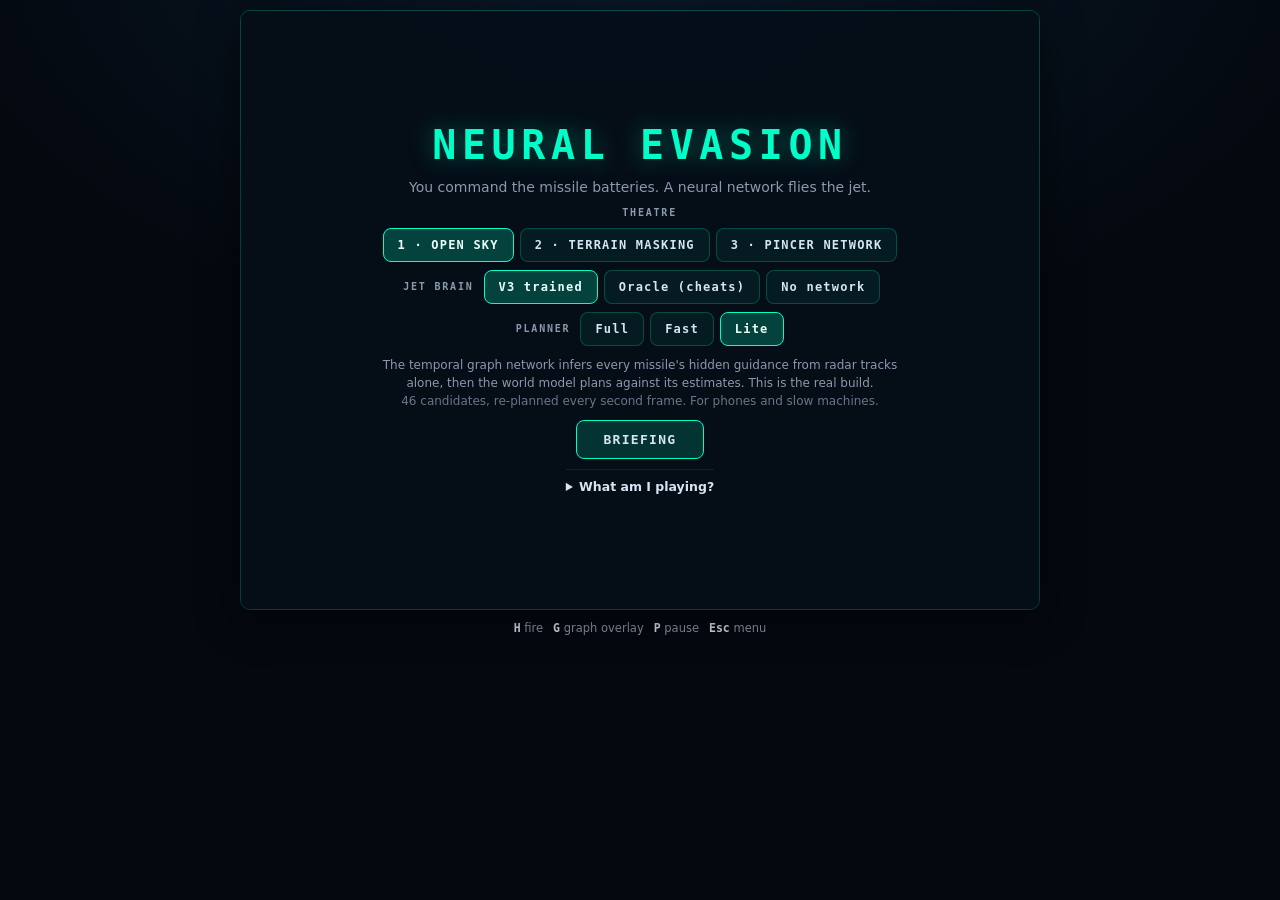
<file: web/index.html>
<!doctype html>
<html lang="en">
<head>
<meta charset="utf-8">
<meta name="viewport" content="width=device-width, initial-scale=1, maximum-scale=1, user-scalable=no">
<title>Neural Evasion — you fire, the network dodges</title>
<meta name="description" content="Launch missiles at a jet flown by a temporal graph neural network and a graph world model. You are the missile battery; the AI has to survive.">
<meta property="og:title" content="Neural Evasion">
<meta property="og:description" content="You command the missiles. A temporal graph network flies the jet and tries to survive.">
<link rel="icon" href="data:image/svg+xml,%3Csvg xmlns='http://www.w3.org/2000/svg' viewBox='0 0 32 32'%3E%3Ctext y='26' font-size='26'%3E%E2%9C%88%EF%B8%8F%3C/text%3E%3C/svg%3E">
<link rel="stylesheet" href="style.css">
</head>
<body>
<div id="app">
  <div id="stage">
    <canvas id="game" width="800" height="600"></canvas>

    <!-- title -->
    <section class="panel show" id="menu">
      <h1>NEURAL EVASION</h1>
      <p class="tag">You command the missile batteries. A neural network flies the jet.</p>
      <div class="rows">
        <div class="row">
          <span class="lbl">THEATRE</span>
          <div class="opts" id="levelOpts"></div>
        </div>
        <div class="row">
          <span class="lbl">JET BRAIN</span>
          <div class="opts" id="pilotOpts"></div>
        </div>
        <div class="row">
          <span class="lbl">PLANNER</span>
          <div class="opts" id="qualityOpts"></div>
        </div>
      </div>
      <p class="brainNote" id="brainNote"></p>
      <button class="primary" id="startBtn" disabled>LOADING BRAIN…</button>
      <details class="about">
        <summary>What am I playing?</summary>
        <p>The jet is flown by the <b>v3</b> build of a research project: a dynamic scene
        graph of everything in the air, a <b>temporal graph neural network</b> (117k parameters)
        that infers each missile&rsquo;s hidden guidance from radar tracks alone, and a
        <b>graph world model</b> that rolls 58 candidate manoeuvres 72 frames into the future
        every frame and flies the cheapest one.</p>
        <p>Your missiles fly in four styles — straight pursuit, flanking, weaving and
        erratic darts — and seeker missiles steer around terrain. The jet starts each life
        with <b>no flares</b> and earns one volley per cluster you launch, so dumping clusters
        arms its countermeasures.</p>
        <p>The jet shoots back every 4 seconds. Lose every battery and you lose.</p>
      </details>
    </section>

    <!-- briefing -->
    <section class="panel" id="briefing">
      <h2 id="brName">LEVEL</h2>
      <p class="tag" id="brTag"></p>
      <div class="brGrid">
        <div class="card">
          <h3>LAUNCH KEYS</h3>
          <ul id="brKeys"></ul>
        </div>
        <div class="card">
          <h3>MISSILE STYLES</h3>
          <ul>
            <li><b>Pursuit</b> — straight at the jet</li>
            <li><b>Flanker</b> — closes from one side, 24–42&deg; off</li>
            <li><b>Weaver</b> — swings its aim across the line</li>
            <li><b>Erratic</b> — darts to a new side every 10–26 frames</li>
          </ul>
        </div>
        <div class="card">
          <h3>FLARE MAGAZINE</h3>
          <ul>
            <li>The jet starts with <b>zero</b> flares</li>
            <li>Every <b>cluster</b> you launch gives it one volley</li>
            <li>One volley costs one charge, however many flares</li>
          </ul>
        </div>
        <div class="card" id="brLevelCard">
          <h3>THIS THEATRE</h3>
          <ul id="brBlurb"></ul>
        </div>
      </div>
      <div class="btnRow">
        <button class="ghost" id="brBack">BACK</button>
        <button class="primary" id="brGo">ENGAGE</button>
      </div>
    </section>

    <!-- game over -->
    <section class="panel" id="over">
      <h2 id="ovTitle">—</h2>
      <p class="tag" id="ovSub"></p>
      <div class="statGrid" id="ovStats"></div>
      <div class="btnRow">
        <button class="primary" id="ovRetry">AGAIN</button>
        <button class="ghost" id="ovNext">NEXT THEATRE</button>
        <button class="ghost" id="ovMenu">MENU</button>
      </div>
    </section>

    <div id="paused" class="badge">PAUSED — press P</div>
  </div>

  <div id="controls">
    <div id="touch"></div>
    <div id="hints">
      <span><b id="keyHints">H</b> fire</span>
      <span><b>G</b> graph overlay</span>
      <span><b>P</b> pause</span>
      <span><b>Esc</b> menu</span>
    </div>
  </div>
  <footer>
    <span id="ticker"></span>
  </footer>
</div>
<script type="module" src="js/main.js"></script>
</body>
</html>
</file>
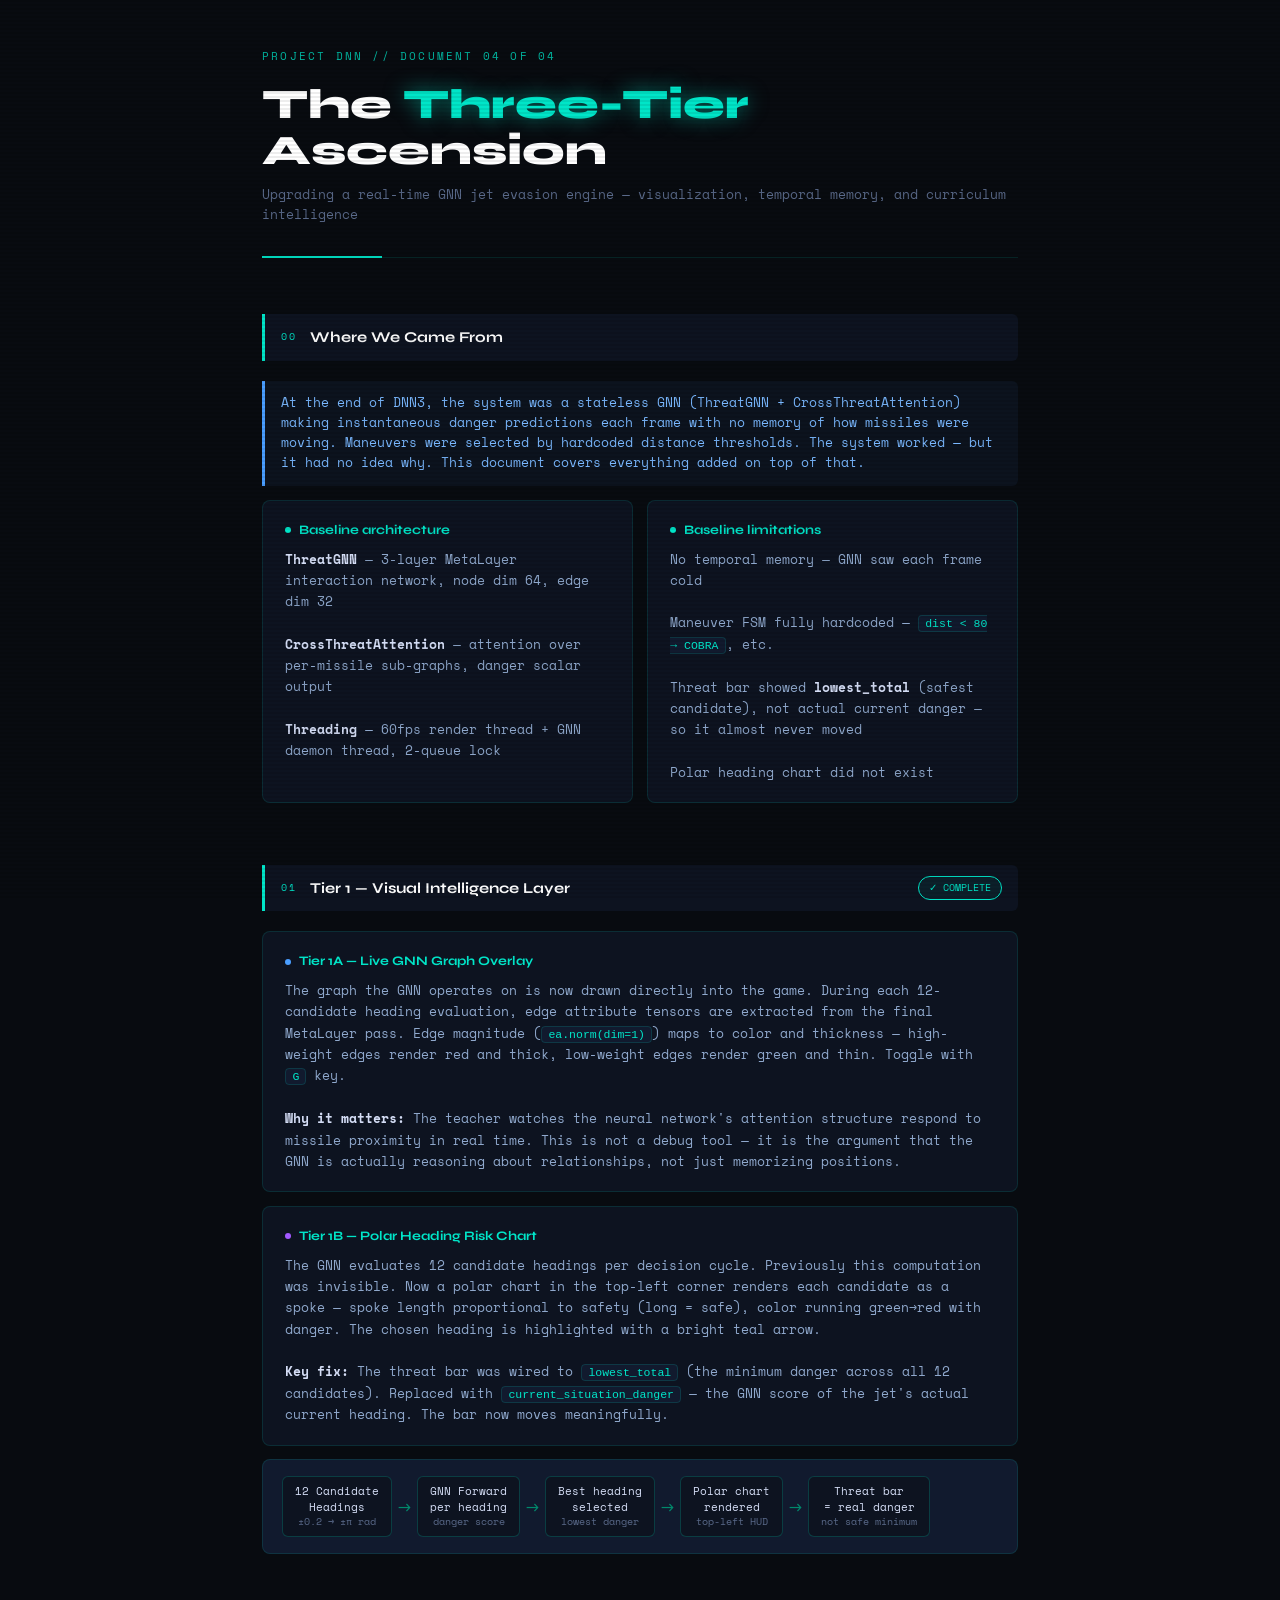
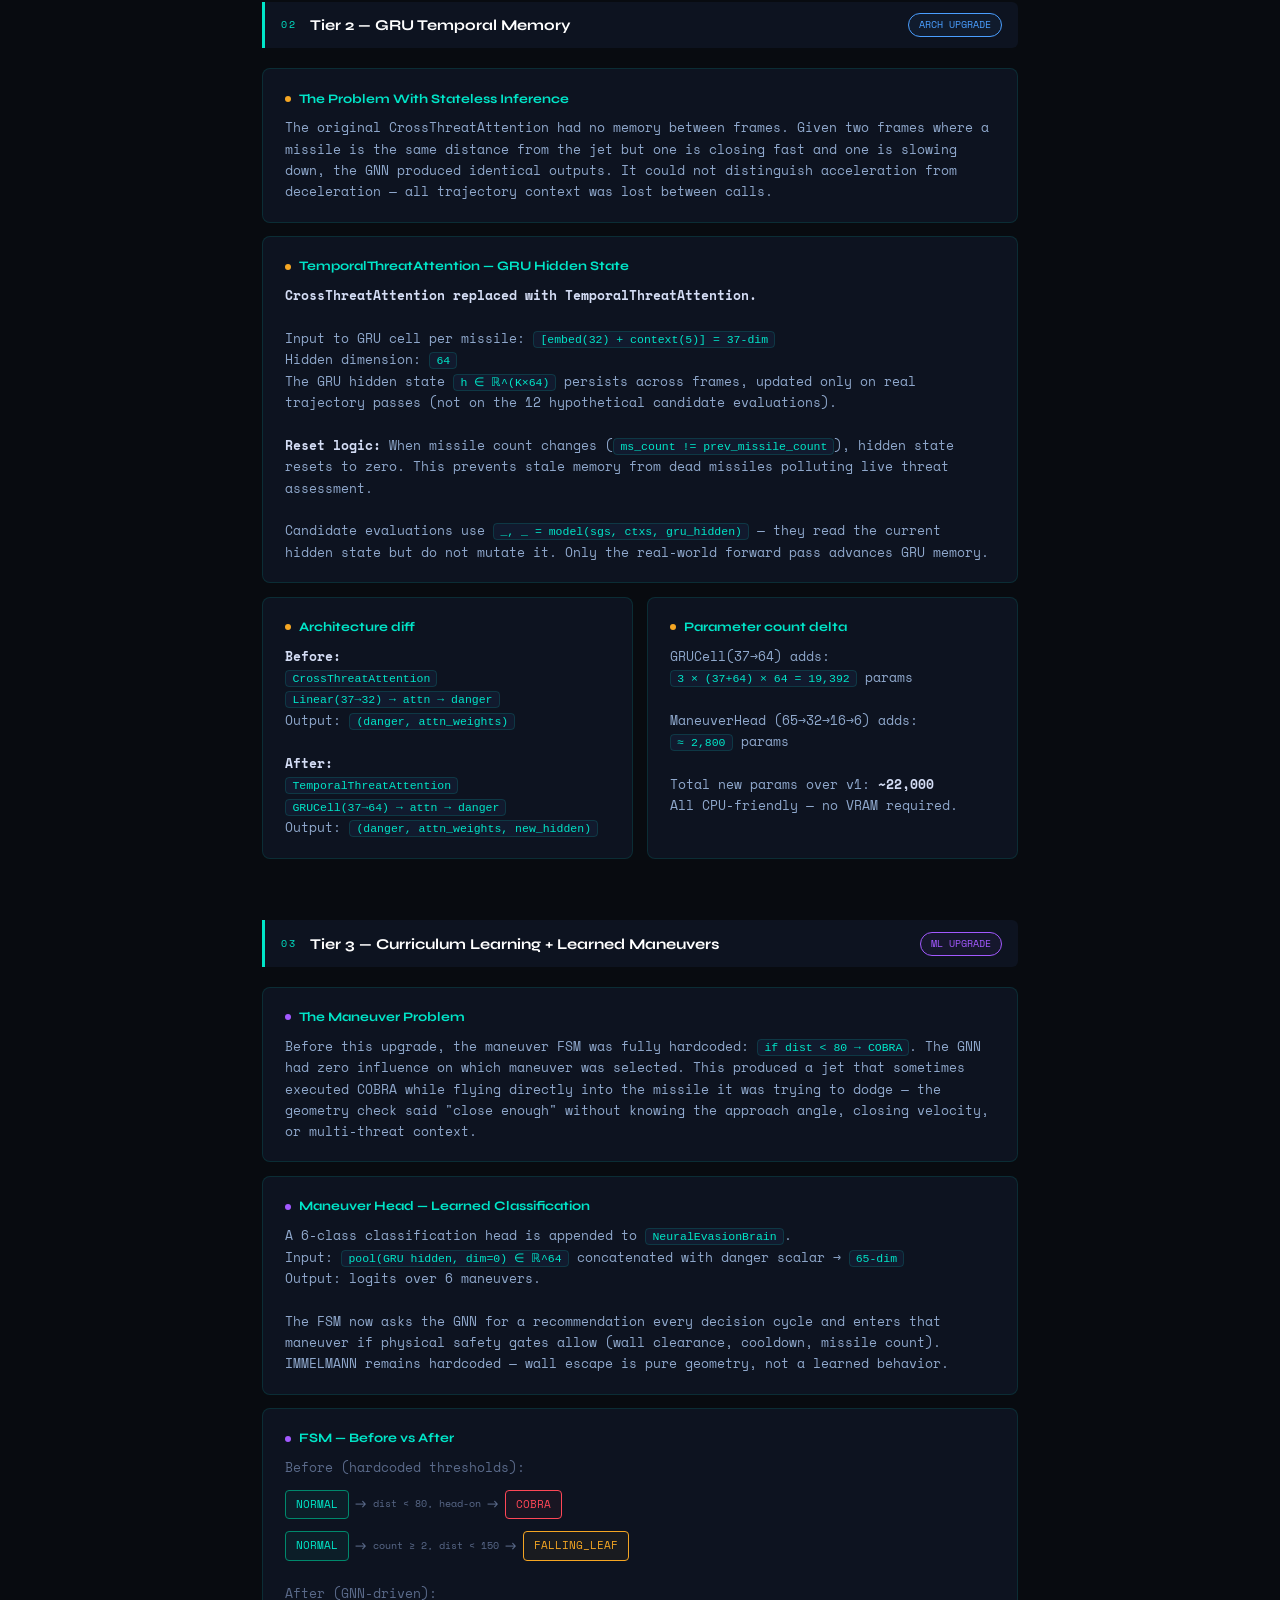
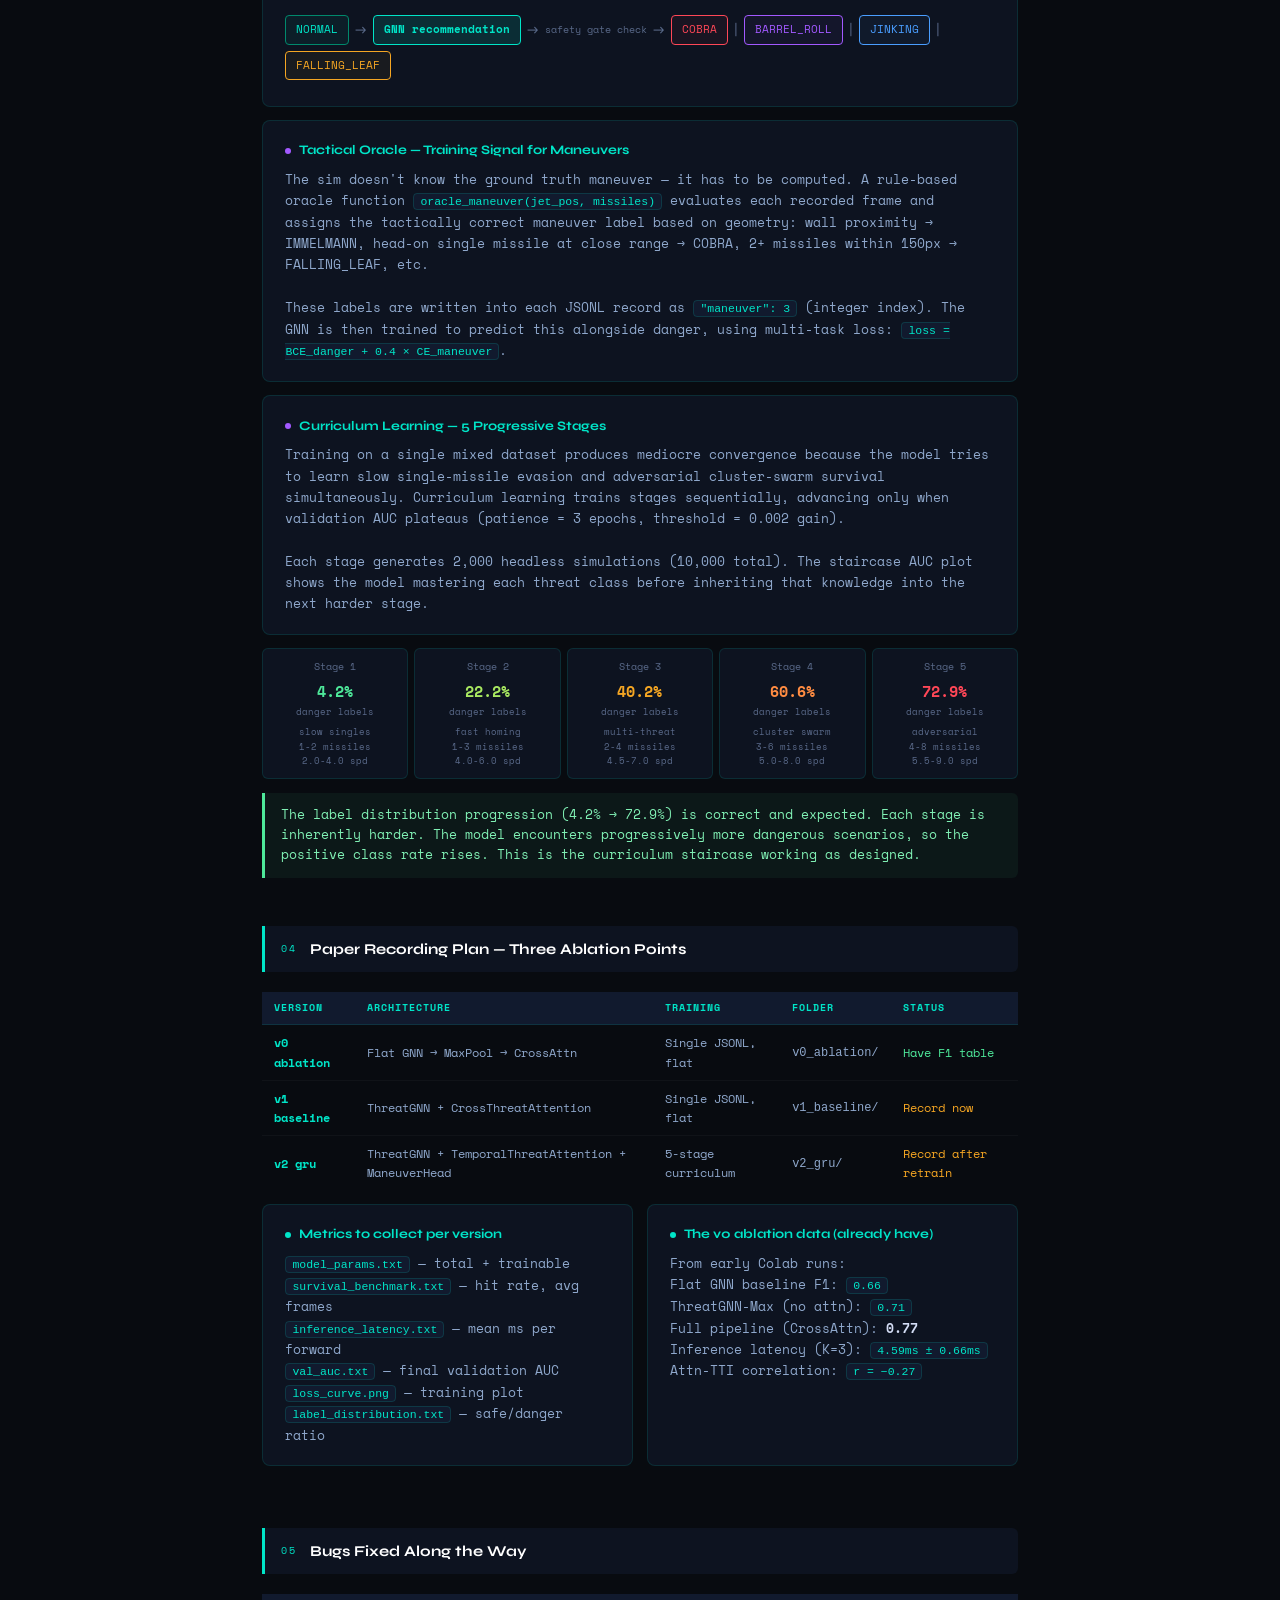
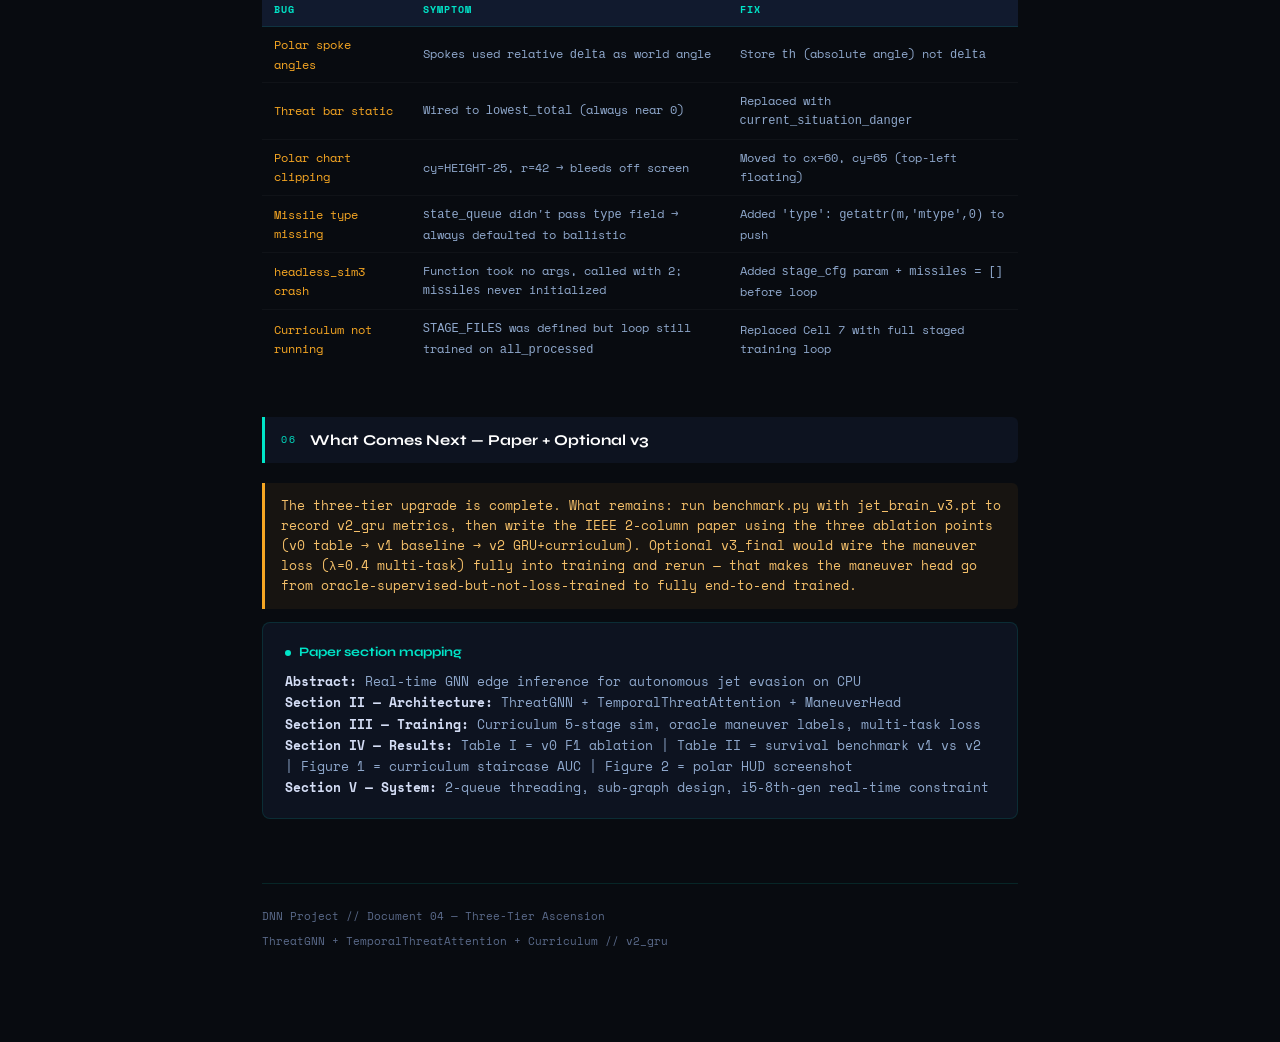
<file: timeline/dnn4.html>
<!DOCTYPE html>
<html lang="en">
<head>
<meta charset="UTF-8">
<meta name="viewport" content="width=device-width, initial-scale=1.0">
<title>DNN4 — The Three-Tier Ascension</title>
<style>
  @import url('https://fonts.googleapis.com/css2?family=Space+Mono:ital,wght@0,400;0,700;1,400&family=Syne:wght@400;600;700;800&display=swap');

  :root {
    --bg:        #080b10;
    --bg2:       #0d1320;
    --bg3:       #111a2e;
    --cyan:      #00e5c8;
    --cyan-dim:  #00896c;
    --amber:     #f5a623;
    --red:       #ff4757;
    --blue:      #4a9eff;
    --purple:    #a259ff;
    --text:      #d4ddf5;
    --muted:     #5a6a8a;
    --border:    rgba(0,229,200,0.12);
    --mono:      'Space Mono', monospace;
    --sans:      'Syne', sans-serif;
  }

  * { box-sizing: border-box; margin: 0; padding: 0; }

  body {
    background: var(--bg);
    color: var(--text);
    font-family: var(--sans);
    line-height: 1.6;
    overflow-x: hidden;
  }

  /* scanline overlay */
  body::before {
    content: '';
    position: fixed;
    inset: 0;
    background: repeating-linear-gradient(
      0deg,
      transparent,
      transparent 2px,
      rgba(0,0,0,0.07) 2px,
      rgba(0,0,0,0.07) 4px
    );
    pointer-events: none;
    z-index: 999;
  }

  .wrap { max-width: 820px; margin: 0 auto; padding: 3rem 2rem 6rem; }

  /* ── HEADER ─────────────────────────────────── */
  .masthead {
    border-bottom: 1px solid var(--border);
    margin-bottom: 3.5rem;
    padding-bottom: 2rem;
    position: relative;
  }
  .masthead::after {
    content: '';
    position: absolute;
    bottom: -1px; left: 0;
    width: 120px; height: 2px;
    background: var(--cyan);
  }
  .series-tag {
    font-family: var(--mono);
    font-size: 11px;
    color: var(--cyan);
    letter-spacing: 0.2em;
    text-transform: uppercase;
    margin-bottom: 1rem;
    opacity: 0.8;
  }
  h1 {
    font-family: var(--sans);
    font-size: clamp(28px, 5vw, 42px);
    font-weight: 800;
    color: #fff;
    line-height: 1.1;
    margin-bottom: 0.6rem;
  }
  h1 span { color: var(--cyan); }
  .subtitle {
    font-family: var(--mono);
    font-size: 13px;
    color: var(--muted);
  }

  /* ── SECTION ─────────────────────────────────── */
  .section { margin-bottom: 3rem; }

  .sec-head {
    display: flex;
    align-items: center;
    gap: 14px;
    margin-bottom: 1.25rem;
    padding: 0.7rem 1rem;
    background: var(--bg2);
    border-left: 3px solid var(--cyan);
    border-radius: 0 6px 6px 0;
  }
  .sec-num {
    font-family: var(--mono);
    font-size: 10px;
    color: var(--cyan);
    letter-spacing: 0.15em;
    text-transform: uppercase;
    flex-shrink: 0;
  }
  .sec-title {
    font-size: 15px;
    font-weight: 700;
    color: #fff;
  }
  .sec-badge {
    margin-left: auto;
    font-family: var(--mono);
    font-size: 10px;
    padding: 3px 10px;
    border-radius: 20px;
    border: 1px solid;
    flex-shrink: 0;
  }
  .badge-done  { border-color: var(--cyan);   color: var(--cyan);   background: rgba(0,229,200,0.06); }
  .badge-deep  { border-color: var(--blue);   color: var(--blue);   background: rgba(74,158,255,0.06); }
  .badge-ml    { border-color: var(--purple); color: var(--purple); background: rgba(162,89,255,0.06); }

  /* ── CARD ────────────────────────────────────── */
  .card {
    background: var(--bg2);
    border: 1px solid var(--border);
    border-radius: 8px;
    padding: 1.2rem 1.4rem;
    margin-bottom: 0.85rem;
  }
  .card-title {
    font-size: 13px;
    font-weight: 700;
    color: var(--cyan);
    margin-bottom: 0.5rem;
    display: flex;
    align-items: center;
    gap: 8px;
  }
  .card-title .dot {
    width: 6px; height: 6px;
    border-radius: 50%;
    background: var(--cyan);
    flex-shrink: 0;
  }
  .card-body {
    font-family: var(--mono);
    font-size: 12.5px;
    color: #8fa8cc;
    line-height: 1.7;
  }
  .card-body strong { color: var(--text); }
  .card-body code {
    background: var(--bg3);
    color: var(--cyan);
    padding: 1px 6px;
    border-radius: 4px;
    font-size: 11.5px;
    border: 1px solid rgba(0,229,200,0.15);
  }

  .grid2 { display: grid; grid-template-columns: 1fr 1fr; gap: 0.85rem; }
  @media (max-width: 580px) { .grid2 { grid-template-columns: 1fr; } }

  /* ── PIPELINE ────────────────────────────────── */
  .pipeline {
    display: flex;
    align-items: center;
    gap: 6px;
    flex-wrap: wrap;
    padding: 1rem 1.2rem;
    background: var(--bg3);
    border: 1px solid var(--border);
    border-radius: 8px;
    margin-bottom: 0.85rem;
  }
  .pipe-box {
    font-family: var(--mono);
    font-size: 11px;
    padding: 7px 12px;
    background: var(--bg2);
    border: 1px solid rgba(0,229,200,0.2);
    border-radius: 6px;
    color: var(--text);
    text-align: center;
    line-height: 1.4;
  }
  .pipe-box .sub { font-size: 10px; color: var(--muted); }
  .pipe-arr { color: var(--cyan-dim); font-size: 16px; }

  /* ── DATA TABLE ──────────────────────────────── */
  .data-table {
    width: 100%;
    border-collapse: collapse;
    font-family: var(--mono);
    font-size: 12px;
    margin-bottom: 0.85rem;
  }
  .data-table th {
    background: var(--bg3);
    color: var(--cyan);
    padding: 8px 12px;
    text-align: left;
    font-size: 10px;
    letter-spacing: 0.1em;
    text-transform: uppercase;
    border-bottom: 1px solid var(--border);
  }
  .data-table td {
    padding: 8px 12px;
    color: #8fa8cc;
    border-bottom: 1px solid rgba(255,255,255,0.03);
  }
  .data-table tr:last-child td { border-bottom: none; }
  .data-table .hi { color: var(--cyan); font-weight: 700; }
  .data-table .warn { color: var(--amber); }
  .data-table .ok { color: #4ee89a; }

  /* ── NOTICE ──────────────────────────────────── */
  .notice {
    border-left: 3px solid;
    padding: 0.8rem 1rem;
    border-radius: 0 6px 6px 0;
    margin-bottom: 0.85rem;
    font-family: var(--mono);
    font-size: 12.5px;
    line-height: 1.6;
  }
  .notice-info   { border-color: var(--blue);  background: rgba(74,158,255,0.06); color: #7ab8ff; }
  .notice-amber  { border-color: var(--amber); background: rgba(245,166,35,0.06); color: #f5c06a; }
  .notice-ok     { border-color: #4ee89a;      background: rgba(78,232,154,0.06); color: #80f0b4; }

  /* ── STAGE STRIP ─────────────────────────────── */
  .stage-strip {
    display: grid;
    grid-template-columns: repeat(5, 1fr);
    gap: 6px;
    margin-bottom: 0.85rem;
  }
  .stage-cell {
    background: var(--bg2);
    border: 1px solid var(--border);
    border-radius: 6px;
    padding: 0.6rem 0.5rem;
    text-align: center;
  }
  .stage-cell .s-name { font-size: 10px; color: var(--muted); font-family: var(--mono); margin-bottom: 4px; }
  .stage-cell .s-pct  { font-size: 15px; font-weight: 700; font-family: var(--mono); }
  .stage-cell .s-lbl  { font-size: 9px;  color: var(--muted); font-family: var(--mono); margin-top: 2px; }
  .c1 { color: #4ee89a; }
  .c2 { color: #a8e860; }
  .c3 { color: var(--amber); }
  .c4 { color: #ff8c42; }
  .c5 { color: var(--red); }

  /* ── FSM diagram ─────────────────────────────── */
  .fsm-row {
    display: flex;
    align-items: center;
    gap: 6px;
    margin-bottom: 6px;
    flex-wrap: wrap;
  }
  .fsm-node {
    font-family: var(--mono);
    font-size: 11px;
    padding: 5px 10px;
    border-radius: 4px;
    border: 1px solid;
  }
  .fsm-normal  { border-color: var(--cyan-dim);  color: var(--cyan);   background: rgba(0,229,200,0.05); }
  .fsm-roll    { border-color: var(--purple);     color: var(--purple); background: rgba(162,89,255,0.05); }
  .fsm-jink    { border-color: var(--blue);       color: var(--blue);   background: rgba(74,158,255,0.05); }
  .fsm-leaf    { border-color: var(--amber);      color: var(--amber);  background: rgba(245,166,35,0.05); }
  .fsm-cobra   { border-color: var(--red);        color: var(--red);    background: rgba(255,71,87,0.05); }
  .fsm-imm     { border-color: #ff8c42;           color: #ff8c42;       background: rgba(255,140,66,0.05); }
  .fsm-gnn     { border-color: var(--cyan); color: var(--cyan); background: rgba(0,229,200,0.12); font-weight: 700; }
  .fsm-arr     { color: var(--muted); font-size: 14px; }
  .fsm-label   { font-family: var(--mono); font-size: 10px; color: var(--muted); }

  /* ── FOOTER ──────────────────────────────────── */
  .footer {
    margin-top: 4rem;
    padding-top: 1.5rem;
    border-top: 1px solid var(--border);
    font-family: var(--mono);
    font-size: 11px;
    color: var(--muted);
    display: flex;
    justify-content: space-between;
    flex-wrap: wrap;
    gap: 8px;
  }

  /* ── GLOW ACCENT ─────────────────────────────── */
  .glow { text-shadow: 0 0 20px rgba(0,229,200,0.5); }
</style>
</head>
<body>
<div class="wrap">

  <!-- HEADER -->
  <div class="masthead">
    <div class="series-tag">Project DNN // Document 04 of 04</div>
    <h1>The <span class="glow">Three-Tier</span> Ascension</h1>
    <div class="subtitle">Upgrading a real-time GNN jet evasion engine — visualization, temporal memory, and curriculum intelligence</div>
  </div>

  <!-- 00 CONTEXT -->
  <div class="section">
    <div class="sec-head">
      <span class="sec-num">00</span>
      <span class="sec-title">Where We Came From</span>
    </div>
    <div class="notice notice-info">
      At the end of DNN3, the system was a stateless GNN (ThreatGNN + CrossThreatAttention) making instantaneous danger predictions each frame with no memory of how missiles were moving. Maneuvers were selected by hardcoded distance thresholds. The system worked — but it had no idea why. This document covers everything added on top of that.
    </div>
    <div class="grid2">
      <div class="card">
        <div class="card-title"><div class="dot"></div>Baseline architecture</div>
        <div class="card-body">
          <strong>ThreatGNN</strong> — 3-layer MetaLayer interaction network, node dim 64, edge dim 32<br><br>
          <strong>CrossThreatAttention</strong> — attention over per-missile sub-graphs, danger scalar output<br><br>
          <strong>Threading</strong> — 60fps render thread + GNN daemon thread, 2-queue lock
        </div>
      </div>
      <div class="card">
        <div class="card-title"><div class="dot"></div>Baseline limitations</div>
        <div class="card-body">
          No temporal memory — GNN saw each frame cold<br><br>
          Maneuver FSM fully hardcoded — <code>dist &lt; 80 → COBRA</code>, etc.<br><br>
          Threat bar showed <strong>lowest_total</strong> (safest candidate), not actual current danger — so it almost never moved<br><br>
          Polar heading chart did not exist
        </div>
      </div>
    </div>
  </div>

  <!-- 01 TIER 1 -->
  <div class="section">
    <div class="sec-head">
      <span class="sec-num">01</span>
      <span class="sec-title">Tier 1 — Visual Intelligence Layer</span>
      <span class="sec-badge badge-done">✓ COMPLETE</span>
    </div>

    <div class="card">
      <div class="card-title"><div class="dot" style="background:var(--blue)"></div>Tier 1A — Live GNN Graph Overlay</div>
      <div class="card-body">
        The graph the GNN operates on is now drawn directly into the game. During each 12-candidate heading evaluation, edge attribute tensors are extracted from the final MetaLayer pass. Edge magnitude (<code>ea.norm(dim=1)</code>) maps to color and thickness — high-weight edges render red and thick, low-weight edges render green and thin. Toggle with <code>G</code> key.<br><br>
        <strong>Why it matters:</strong> The teacher watches the neural network's attention structure respond to missile proximity in real time. This is not a debug tool — it is the argument that the GNN is actually reasoning about relationships, not just memorizing positions.
      </div>
    </div>

    <div class="card">
      <div class="card-title"><div class="dot" style="background:var(--purple)"></div>Tier 1B — Polar Heading Risk Chart</div>
      <div class="card-body">
        The GNN evaluates 12 candidate headings per decision cycle. Previously this computation was invisible. Now a polar chart in the top-left corner renders each candidate as a spoke — spoke length proportional to safety (long = safe), color running green→red with danger. The chosen heading is highlighted with a bright teal arrow.<br><br>
        <strong>Key fix:</strong> The threat bar was wired to <code>lowest_total</code> (the minimum danger across all 12 candidates). Replaced with <code>current_situation_danger</code> — the GNN score of the jet's actual current heading. The bar now moves meaningfully.
      </div>
    </div>

    <div class="pipeline">
      <div class="pipe-box">12 Candidate<br>Headings<div class="sub">±0.2 → ±π rad</div></div>
      <div class="pipe-arr">→</div>
      <div class="pipe-box">GNN Forward<br>per heading<div class="sub">danger score</div></div>
      <div class="pipe-arr">→</div>
      <div class="pipe-box">Best heading<br>selected<div class="sub">lowest danger</div></div>
      <div class="pipe-arr">→</div>
      <div class="pipe-box">Polar chart<br>rendered<div class="sub">top-left HUD</div></div>
      <div class="pipe-arr">→</div>
      <div class="pipe-box">Threat bar<br>= real danger<div class="sub">not safe minimum</div></div>
    </div>
  </div>

  <!-- 02 TIER 2 -->
  <div class="section">
    <div class="sec-head">
      <span class="sec-num">02</span>
      <span class="sec-title">Tier 2 — GRU Temporal Memory</span>
      <span class="sec-badge badge-deep">ARCH UPGRADE</span>
    </div>

    <div class="card">
      <div class="card-title"><div class="dot" style="background:var(--amber)"></div>The Problem With Stateless Inference</div>
      <div class="card-body">
        The original CrossThreatAttention had no memory between frames. Given two frames where a missile is the same distance from the jet but one is closing fast and one is slowing down, the GNN produced identical outputs. It could not distinguish acceleration from deceleration — all trajectory context was lost between calls.
      </div>
    </div>

    <div class="card">
      <div class="card-title"><div class="dot" style="background:var(--amber)"></div>TemporalThreatAttention — GRU Hidden State</div>
      <div class="card-body">
        <strong>CrossThreatAttention replaced with TemporalThreatAttention.</strong><br><br>
        Input to GRU cell per missile: <code>[embed(32) + context(5)] = 37-dim</code><br>
        Hidden dimension: <code>64</code><br>
        The GRU hidden state <code>h ∈ ℝ^(K×64)</code> persists across frames, updated only on real trajectory passes (not on the 12 hypothetical candidate evaluations).<br><br>
        <strong>Reset logic:</strong> When missile count changes (<code>ms_count != prev_missile_count</code>), hidden state resets to zero. This prevents stale memory from dead missiles polluting live threat assessment.<br><br>
        Candidate evaluations use <code>_, _ = model(sgs, ctxs, gru_hidden)</code> — they read the current hidden state but do not mutate it. Only the real-world forward pass advances GRU memory.
      </div>
    </div>

    <div class="grid2">
      <div class="card">
        <div class="card-title"><div class="dot" style="background:var(--amber)"></div>Architecture diff</div>
        <div class="card-body">
          <strong>Before:</strong><br>
          <code>CrossThreatAttention</code><br>
          <code>Linear(37→32) → attn → danger</code><br>
          Output: <code>(danger, attn_weights)</code><br><br>
          <strong>After:</strong><br>
          <code>TemporalThreatAttention</code><br>
          <code>GRUCell(37→64) → attn → danger</code><br>
          Output: <code>(danger, attn_weights, new_hidden)</code>
        </div>
      </div>
      <div class="card">
        <div class="card-title"><div class="dot" style="background:var(--amber)"></div>Parameter count delta</div>
        <div class="card-body">
          GRUCell(37→64) adds:<br>
          <code>3 × (37+64) × 64 = 19,392</code> params<br><br>
          ManeuverHead (65→32→16→6) adds:<br>
          <code>≈ 2,800</code> params<br><br>
          Total new params over v1: <strong>~22,000</strong><br>
          All CPU-friendly — no VRAM required.
        </div>
      </div>
    </div>
  </div>

  <!-- 03 TIER 3 -->
  <div class="section">
    <div class="sec-head">
      <span class="sec-num">03</span>
      <span class="sec-title">Tier 3 — Curriculum Learning + Learned Maneuvers</span>
      <span class="sec-badge badge-ml">ML UPGRADE</span>
    </div>

    <div class="card">
      <div class="card-title"><div class="dot" style="background:var(--purple)"></div>The Maneuver Problem</div>
      <div class="card-body">
        Before this upgrade, the maneuver FSM was fully hardcoded: <code>if dist &lt; 80 → COBRA</code>. The GNN had zero influence on which maneuver was selected. This produced a jet that sometimes executed COBRA while flying directly into the missile it was trying to dodge — the geometry check said "close enough" without knowing the approach angle, closing velocity, or multi-threat context.
      </div>
    </div>

    <div class="card">
      <div class="card-title"><div class="dot" style="background:var(--purple)"></div>Maneuver Head — Learned Classification</div>
      <div class="card-body">
        A 6-class classification head is appended to <code>NeuralEvasionBrain</code>.<br>
        Input: <code>pool(GRU hidden, dim=0) ∈ ℝ^64</code> concatenated with danger scalar → <code>65-dim</code><br>
        Output: logits over 6 maneuvers.<br><br>
        The FSM now asks the GNN for a recommendation every decision cycle and enters that maneuver if physical safety gates allow (wall clearance, cooldown, missile count). IMMELMANN remains hardcoded — wall escape is pure geometry, not a learned behavior.
      </div>
    </div>

    <!-- MANEUVER FSM -->
    <div class="card">
      <div class="card-title"><div class="dot" style="background:var(--purple)"></div>FSM — Before vs After</div>
      <div class="card-body" style="color:var(--muted)">Before (hardcoded thresholds):</div>
      <div style="padding: 0.7rem 0 0.5rem; display:flex; flex-direction:column; gap:6px;">
        <div class="fsm-row">
          <span class="fsm-node fsm-normal">NORMAL</span>
          <span class="fsm-arr">→</span>
          <span class="fsm-label">dist &lt; 80, head-on</span>
          <span class="fsm-arr">→</span>
          <span class="fsm-node fsm-cobra">COBRA</span>
        </div>
        <div class="fsm-row">
          <span class="fsm-node fsm-normal">NORMAL</span>
          <span class="fsm-arr">→</span>
          <span class="fsm-label">count ≥ 2, dist &lt; 150</span>
          <span class="fsm-arr">→</span>
          <span class="fsm-node fsm-leaf">FALLING_LEAF</span>
        </div>
      </div>
      <div class="card-body" style="color:var(--muted); margin-top:0.5rem">After (GNN-driven):</div>
      <div style="padding: 0.7rem 0 0; display:flex; flex-direction:column; gap:6px;">
        <div class="fsm-row">
          <span class="fsm-node fsm-normal">NORMAL</span>
          <span class="fsm-arr">→</span>
          <span class="fsm-node fsm-gnn">GNN recommendation</span>
          <span class="fsm-arr">→</span>
          <span class="fsm-label">safety gate check</span>
          <span class="fsm-arr">→</span>
          <span class="fsm-node fsm-cobra">COBRA</span>
          <span class="fsm-arr">|</span>
          <span class="fsm-node fsm-roll">BARREL_ROLL</span>
          <span class="fsm-arr">|</span>
          <span class="fsm-node fsm-jink">JINKING</span>
          <span class="fsm-arr">|</span>
          <span class="fsm-node fsm-leaf">FALLING_LEAF</span>
        </div>
      </div>
    </div>

    <div class="card">
      <div class="card-title"><div class="dot" style="background:var(--purple)"></div>Tactical Oracle — Training Signal for Maneuvers</div>
      <div class="card-body">
        The sim doesn't know the ground truth maneuver — it has to be computed. A rule-based oracle function <code>oracle_maneuver(jet_pos, missiles)</code> evaluates each recorded frame and assigns the tactically correct maneuver label based on geometry: wall proximity → IMMELMANN, head-on single missile at close range → COBRA, 2+ missiles within 150px → FALLING_LEAF, etc.<br><br>
        These labels are written into each JSONL record as <code>"maneuver": 3</code> (integer index). The GNN is then trained to predict this alongside danger, using multi-task loss: <code>loss = BCE_danger + 0.4 × CE_maneuver</code>.
      </div>
    </div>

    <div class="card">
      <div class="card-title"><div class="dot" style="background:var(--purple)"></div>Curriculum Learning — 5 Progressive Stages</div>
      <div class="card-body">
        Training on a single mixed dataset produces mediocre convergence because the model tries to learn slow single-missile evasion and adversarial cluster-swarm survival simultaneously. Curriculum learning trains stages sequentially, advancing only when validation AUC plateaus (patience = 3 epochs, threshold = 0.002 gain).<br><br>
        Each stage generates 2,000 headless simulations (10,000 total). The staircase AUC plot shows the model mastering each threat class before inheriting that knowledge into the next harder stage.
      </div>
    </div>

    <!-- STAGE STRIP -->
    <div class="stage-strip">
      <div class="stage-cell">
        <div class="s-name">Stage 1</div>
        <div class="s-pct c1">4.2%</div>
        <div class="s-lbl">danger labels</div>
        <div style="margin-top:6px; font-family:var(--mono); font-size:9px; color:var(--muted)">slow singles<br>1-2 missiles<br>2.0-4.0 spd</div>
      </div>
      <div class="stage-cell">
        <div class="s-name">Stage 2</div>
        <div class="s-pct c2">22.2%</div>
        <div class="s-lbl">danger labels</div>
        <div style="margin-top:6px; font-family:var(--mono); font-size:9px; color:var(--muted)">fast homing<br>1-3 missiles<br>4.0-6.0 spd</div>
      </div>
      <div class="stage-cell">
        <div class="s-name">Stage 3</div>
        <div class="s-pct c3">40.2%</div>
        <div class="s-lbl">danger labels</div>
        <div style="margin-top:6px; font-family:var(--mono); font-size:9px; color:var(--muted)">multi-threat<br>2-4 missiles<br>4.5-7.0 spd</div>
      </div>
      <div class="stage-cell">
        <div class="s-name">Stage 4</div>
        <div class="s-pct c4">60.6%</div>
        <div class="s-lbl">danger labels</div>
        <div style="margin-top:6px; font-family:var(--mono); font-size:9px; color:var(--muted)">cluster swarm<br>3-6 missiles<br>5.0-8.0 spd</div>
      </div>
      <div class="stage-cell">
        <div class="s-name">Stage 5</div>
        <div class="s-pct c5">72.9%</div>
        <div class="s-lbl">danger labels</div>
        <div style="margin-top:6px; font-family:var(--mono); font-size:9px; color:var(--muted)">adversarial<br>4-8 missiles<br>5.5-9.0 spd</div>
      </div>
    </div>
    <div class="notice notice-ok">
      The label distribution progression (4.2% → 72.9%) is correct and expected. Each stage is inherently harder. The model encounters progressively more dangerous scenarios, so the positive class rate rises. This is the curriculum staircase working as designed.
    </div>
  </div>

  <!-- 04 PAPER DATA -->
  <div class="section">
    <div class="sec-head">
      <span class="sec-num">04</span>
      <span class="sec-title">Paper Recording Plan — Three Ablation Points</span>
    </div>

    <table class="data-table">
      <thead>
        <tr>
          <th>Version</th>
          <th>Architecture</th>
          <th>Training</th>
          <th>Folder</th>
          <th>Status</th>
        </tr>
      </thead>
      <tbody>
        <tr>
          <td class="hi">v0 ablation</td>
          <td>Flat GNN → MaxPool → CrossAttn</td>
          <td>Single JSONL, flat</td>
          <td><code>v0_ablation/</code></td>
          <td class="ok">Have F1 table</td>
        </tr>
        <tr>
          <td class="hi">v1 baseline</td>
          <td>ThreatGNN + CrossThreatAttention</td>
          <td>Single JSONL, flat</td>
          <td><code>v1_baseline/</code></td>
          <td class="warn">Record now</td>
        </tr>
        <tr>
          <td class="hi">v2 gru</td>
          <td>ThreatGNN + TemporalThreatAttention + ManeuverHead</td>
          <td>5-stage curriculum</td>
          <td><code>v2_gru/</code></td>
          <td class="warn">Record after retrain</td>
        </tr>
      </tbody>
    </table>

    <div class="grid2">
      <div class="card">
        <div class="card-title"><div class="dot"></div>Metrics to collect per version</div>
        <div class="card-body">
          <code>model_params.txt</code> — total + trainable<br>
          <code>survival_benchmark.txt</code> — hit rate, avg frames<br>
          <code>inference_latency.txt</code> — mean ms per forward<br>
          <code>val_auc.txt</code> — final validation AUC<br>
          <code>loss_curve.png</code> — training plot<br>
          <code>label_distribution.txt</code> — safe/danger ratio
        </div>
      </div>
      <div class="card">
        <div class="card-title"><div class="dot"></div>The v0 ablation data (already have)</div>
        <div class="card-body">
          From early Colab runs:<br>
          Flat GNN baseline F1: <code>0.66</code><br>
          ThreatGNN-Max (no attn): <code>0.71</code><br>
          Full pipeline (CrossAttn): <strong class="hi">0.77</strong><br>
          Inference latency (K=3): <code>4.59ms ± 0.66ms</code><br>
          Attn-TTI correlation: <code>r = −0.27</code>
        </div>
      </div>
    </div>
  </div>

  <!-- 05 BUGS FIXED -->
  <div class="section">
    <div class="sec-head">
      <span class="sec-num">05</span>
      <span class="sec-title">Bugs Fixed Along the Way</span>
    </div>
    <table class="data-table">
      <thead>
        <tr><th>Bug</th><th>Symptom</th><th>Fix</th></tr>
      </thead>
      <tbody>
        <tr>
          <td class="warn">Polar spoke angles</td>
          <td>Spokes used relative <code>delta</code> as world angle</td>
          <td>Store <code>th</code> (absolute angle) not <code>delta</code></td>
        </tr>
        <tr>
          <td class="warn">Threat bar static</td>
          <td>Wired to <code>lowest_total</code> (always near 0)</td>
          <td>Replaced with <code>current_situation_danger</code></td>
        </tr>
        <tr>
          <td class="warn">Polar chart clipping</td>
          <td>cy=HEIGHT-25, r=42 → bleeds off screen</td>
          <td>Moved to cx=60, cy=65 (top-left floating)</td>
        </tr>
        <tr>
          <td class="warn">Missile type missing</td>
          <td><code>state_queue</code> didn't pass <code>type</code> field → always defaulted to ballistic</td>
          <td>Added <code>'type': getattr(m,'mtype',0)</code> to push</td>
        </tr>
        <tr>
          <td class="warn">headless_sim3 crash</td>
          <td>Function took no args, called with 2; <code>missiles</code> never initialized</td>
          <td>Added <code>stage_cfg</code> param + <code>missiles = []</code> before loop</td>
        </tr>
        <tr>
          <td class="warn">Curriculum not running</td>
          <td><code>STAGE_FILES</code> was defined but loop still trained on <code>all_processed</code></td>
          <td>Replaced Cell 7 with full staged training loop</td>
        </tr>
      </tbody>
    </table>
  </div>

  <!-- 06 NEXT -->
  <div class="section">
    <div class="sec-head">
      <span class="sec-num">06</span>
      <span class="sec-title">What Comes Next — Paper + Optional v3</span>
    </div>
    <div class="notice notice-amber">
      The three-tier upgrade is complete. What remains: run benchmark.py with jet_brain_v3.pt to record v2_gru metrics, then write the IEEE 2-column paper using the three ablation points (v0 table → v1 baseline → v2 GRU+curriculum). Optional v3_final would wire the maneuver loss (λ=0.4 multi-task) fully into training and rerun — that makes the maneuver head go from oracle-supervised-but-not-loss-trained to fully end-to-end trained.
    </div>
    <div class="card">
      <div class="card-title"><div class="dot"></div>Paper section mapping</div>
      <div class="card-body">
        <strong>Abstract:</strong> Real-time GNN edge inference for autonomous jet evasion on CPU<br>
        <strong>Section II — Architecture:</strong> ThreatGNN + TemporalThreatAttention + ManeuverHead<br>
        <strong>Section III — Training:</strong> Curriculum 5-stage sim, oracle maneuver labels, multi-task loss<br>
        <strong>Section IV — Results:</strong> Table I = v0 F1 ablation | Table II = survival benchmark v1 vs v2 | Figure 1 = curriculum staircase AUC | Figure 2 = polar HUD screenshot<br>
        <strong>Section V — System:</strong> 2-queue threading, sub-graph design, i5-8th-gen real-time constraint
      </div>
    </div>
  </div>

  <div class="footer">
    <span>DNN Project // Document 04 — Three-Tier Ascension</span>
    <span>ThreatGNN + TemporalThreatAttention + Curriculum // v2_gru</span>
  </div>

</div>
</body>
</html>
</file>
<file: web/style.css>
:root {
  --bg: #04080f;
  --panel: rgba(6, 14, 24, 0.94);
  --ink: #d7e4f2;
  --dim: #8b99ad;
  --jet: #00ffc8;
  --hot: #ff5a5a;
  --warm: #ffb020;
  --line: rgba(0, 255, 200, 0.22);
  color-scheme: dark;
}

* { box-sizing: border-box; }

html, body {
  margin: 0;
  background:
    radial-gradient(1200px 700px at 50% -10%, #0a1a2a 0%, #04080f 60%),
    var(--bg);
  color: var(--ink);
  font: 14px/1.5 ui-sans-serif, system-ui, -apple-system, "Segoe UI", sans-serif;
  min-height: 100%;
  -webkit-text-size-adjust: 100%;
}

#app {
  max-width: 820px;
  margin: 0 auto;
  padding: 10px 10px 18px;
}

#stage {
  position: relative;
  width: 100%;
  aspect-ratio: 800 / 600;
  border: 1px solid var(--line);
  border-radius: 10px;
  overflow: hidden;
  box-shadow: 0 10px 40px rgba(0, 0, 0, 0.55), inset 0 0 60px rgba(0, 255, 200, 0.03);
}

canvas#game {
  display: block;
  width: 100%;
  height: 100%;
  image-rendering: auto;
  touch-action: none;
}

/* ---- panels ---- */
.panel {
  position: absolute;
  inset: 0;
  display: none;
  flex-direction: column;
  justify-content: center;
  align-items: center;
  gap: 10px;
  padding: 18px;
  background: var(--panel);
  backdrop-filter: blur(3px);
  text-align: center;
  overflow: auto;
}
.panel.show { display: flex; }

h1 {
  margin: 0;
  font: 700 clamp(22px, 5vw, 40px)/1.1 ui-monospace, monospace;
  letter-spacing: 0.14em;
  color: var(--jet);
  text-shadow: 0 0 24px rgba(0, 255, 200, 0.35);
}
h2 {
  margin: 0;
  font: 700 clamp(18px, 4vw, 28px)/1.2 ui-monospace, monospace;
  letter-spacing: 0.1em;
}
h3 {
  margin: 0 0 6px;
  font: 600 11px/1.4 ui-monospace, monospace;
  letter-spacing: 0.16em;
  color: var(--jet);
}
.tag { margin: 0; color: var(--dim); font-size: clamp(12px, 2.6vw, 14px); }

.rows { display: flex; flex-direction: column; gap: 8px; width: min(560px, 100%); }
.row { display: flex; align-items: center; gap: 10px; justify-content: center; flex-wrap: wrap; }
.lbl {
  font: 600 10px/1 ui-monospace, monospace;
  letter-spacing: 0.18em;
  color: var(--dim);
  min-width: 74px;
  text-align: right;
}
.opts { display: flex; gap: 6px; flex-wrap: wrap; justify-content: center; }

button {
  font: 600 12px/1 ui-monospace, monospace;
  letter-spacing: 0.1em;
  padding: 10px 14px;
  border-radius: 8px;
  border: 1px solid var(--line);
  background: rgba(0, 255, 200, 0.06);
  color: var(--ink);
  cursor: pointer;
  transition: background 120ms, border-color 120ms, transform 80ms;
}
button:hover { background: rgba(0, 255, 200, 0.14); }
button:active { transform: translateY(1px); }
button.on {
  background: rgba(0, 255, 200, 0.22);
  border-color: var(--jet);
  color: #eafff9;
}
button.primary {
  padding: 12px 26px;
  font-size: 13px;
  border-color: var(--jet);
  background: rgba(0, 255, 200, 0.16);
}
button.primary:disabled { opacity: 0.5; cursor: progress; }
button.ghost { background: transparent; }
.btnRow { display: flex; gap: 8px; flex-wrap: wrap; justify-content: center; }

.brainNote { margin: 0; color: var(--dim); font-size: 12px; max-width: 520px; min-height: 2.6em; }

.about {
  max-width: 560px;
  text-align: left;
  color: var(--dim);
  font-size: 12.5px;
  border-top: 1px solid rgba(255, 255, 255, 0.07);
  padding-top: 8px;
}
.about summary { cursor: pointer; color: var(--ink); font-weight: 600; }
.about p { margin: 8px 0 0; }
.about b { color: var(--ink); }

.brGrid {
  display: grid;
  grid-template-columns: repeat(auto-fit, minmax(190px, 1fr));
  gap: 8px;
  width: min(680px, 100%);
  text-align: left;
}
.card {
  border: 1px solid rgba(255, 255, 255, 0.08);
  border-radius: 8px;
  padding: 10px 12px;
  background: rgba(255, 255, 255, 0.02);
}
.card ul { margin: 0; padding-left: 16px; color: var(--dim); font-size: 12.5px; }
.card li { margin: 2px 0; }
.card b { color: var(--ink); }
kbd {
  display: inline-block;
  min-width: 20px;
  padding: 1px 5px;
  margin-right: 6px;
  border-radius: 4px;
  border: 1px solid var(--line);
  background: rgba(0, 255, 200, 0.1);
  color: #eafff9;
  font: 600 11px/1.5 ui-monospace, monospace;
  text-align: center;
}

.statGrid {
  display: grid;
  grid-template-columns: repeat(auto-fit, minmax(120px, 1fr));
  gap: 8px;
  width: min(560px, 100%);
}
.stat {
  border: 1px solid rgba(255, 255, 255, 0.08);
  border-radius: 8px;
  padding: 8px;
  background: rgba(255, 255, 255, 0.02);
}
.stat .v { font: 700 18px/1.2 ui-monospace, monospace; color: var(--jet); }
.stat .k { font-size: 11px; color: var(--dim); letter-spacing: 0.08em; }

.badge {
  position: absolute;
  top: 10px;
  left: 50%;
  transform: translateX(-50%);
  display: none;
  padding: 6px 12px;
  border-radius: 6px;
  background: rgba(6, 14, 24, 0.9);
  border: 1px solid var(--line);
  font: 600 11px/1 ui-monospace, monospace;
  letter-spacing: 0.14em;
}
.badge.show { display: block; }

/* ---- controls ---- */
#controls { margin-top: 10px; }
#touch {
  display: flex;
  flex-wrap: wrap;
  gap: 6px;
  justify-content: center;
}
#touch button {
  flex: 0 1 auto;
  min-width: 54px;
  padding: 10px 6px;
  font-size: 9.5px;
  line-height: 1.25;
  letter-spacing: 0.06em;
}
#touch button span { display: block; font-size: 14px; letter-spacing: 0.08em; }
#touch button.cool { opacity: 0.45; }
#hints {
  display: flex;
  gap: 10px;
  justify-content: center;
  flex-wrap: wrap;
  margin-top: 8px;
  color: var(--dim);
  font-size: 11.5px;
}
#hints b { color: var(--ink); font-family: ui-monospace, monospace; }

footer {
  margin-top: 8px;
  min-height: 18px;
  text-align: center;
  color: var(--dim);
  font: 11px/1.5 ui-monospace, monospace;
  opacity: 0.75;
  white-space: nowrap;
  overflow: hidden;
  text-overflow: ellipsis;
}

@media (hover: hover) and (pointer: fine) {
  #touch { display: none; }
}
@media (max-width: 640px) {
  #hints span:nth-child(n + 3) { display: none; }
  .lbl { min-width: 0; text-align: left; }
  /* A phone screen is far taller than the 800x600 arena: let the menus use the
     whole page instead of the little box the canvas sits in. */
  .panel {
    position: fixed;
    inset: 0;
    z-index: 20;
    gap: 8px;
    padding: 16px 12px;
    justify-content: flex-start;
    padding-top: 28px;
  }
  .panel h1 { font-size: 26px; }
  .brGrid { width: 100%; }
  .about { font-size: 12px; }
  #app { padding-top: 6px; }
}
</file>
